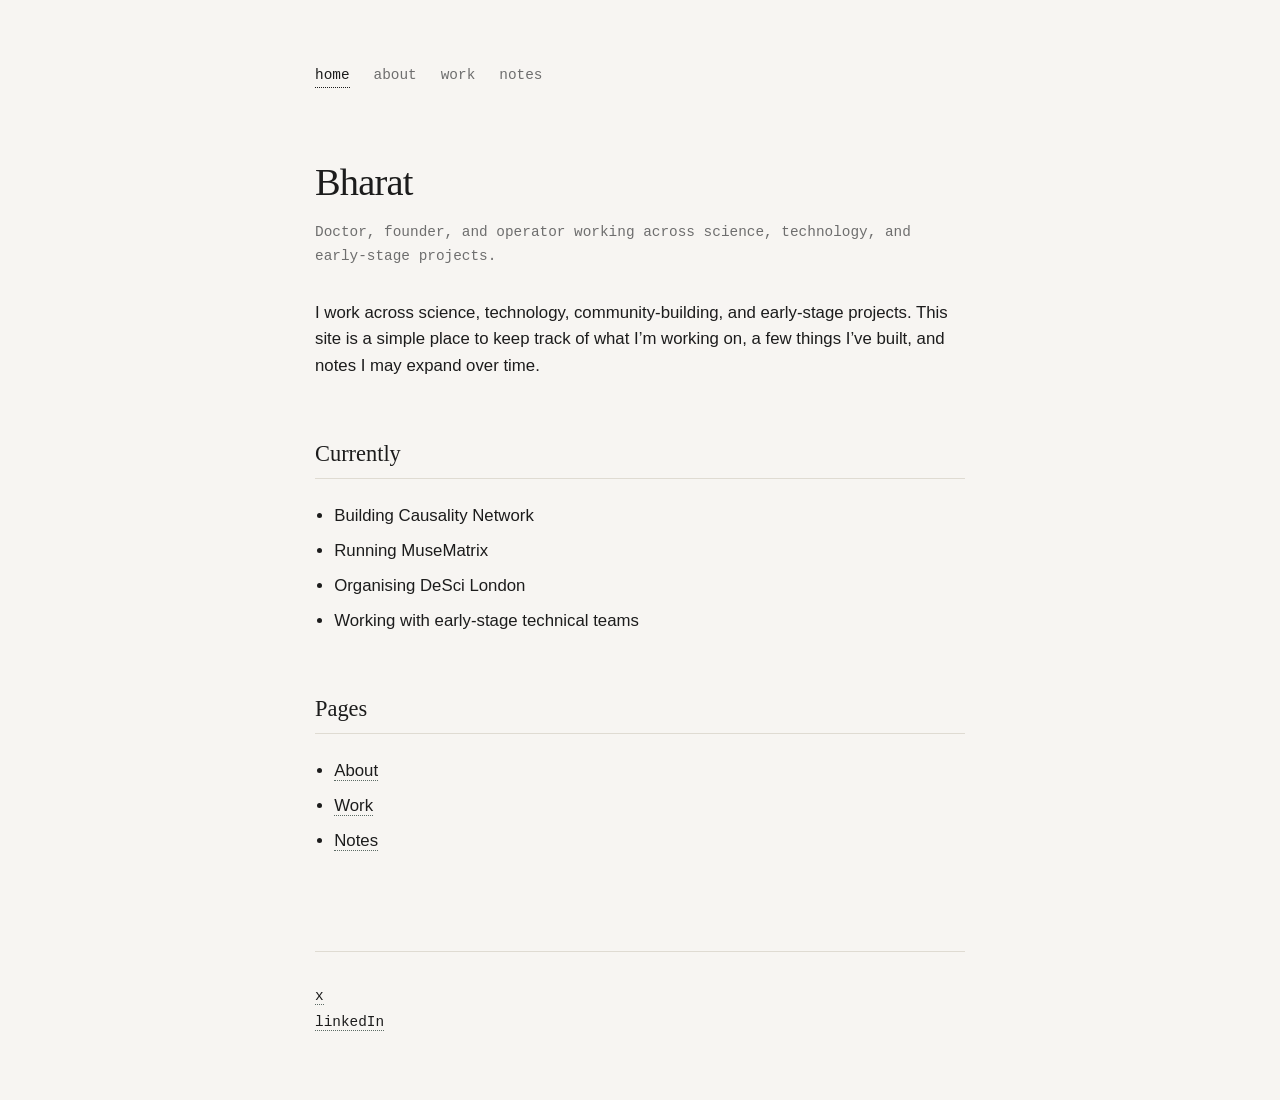
<file: index.html>
<!DOCTYPE html>
<html lang="en">
<head>
    <meta charset="UTF-8">
    <meta name="viewport" content="width=device-width, initial-scale=1.0">
    <title>Bharat</title>
    <meta name="description" content="Personal site for Bharat.">
    <link rel="stylesheet" href="styles.css">
</head>
<body>
    <nav>
        <a href="index.html" class="active">home</a>
        <a href="about.html">about</a>
        <a href="work.html">work</a>
        <a href="notes.html">notes</a>
    </nav>

    <main>
        <h1>Bharat</h1>
        <span class="meta">Doctor, founder, and operator working across science, technology, and early-stage projects.</span>

        <p>I work across science, technology, community-building, and early-stage projects. This site is a simple place to keep track of what I’m working on, a few things I’ve built, and notes I may expand over time.</p>

        <h2>Currently</h2>
        <ul>
            <li>Building Causality Network</li>
            <li>Running MuseMatrix</li>
            <li>Organising DeSci London</li>
            <li>Working with early-stage technical teams</li>
        </ul>
        
        <h2>Pages</h2>
        <ul>
            <li><a href="about.html">About</a></li>
            <li><a href="work.html">Work</a></li>
            <li><a href="notes.html">Notes</a></li>
        </ul>
    </main>

    <footer>
        <a href="https://x.com/bh1991" target="_blank">x</a> <br>
        <a href="https://www.linkedin.com/in/bharat-h-2447a0b4/" target="_blank">linkedIn</a>
    </footer>
</body>
</html>
</file>
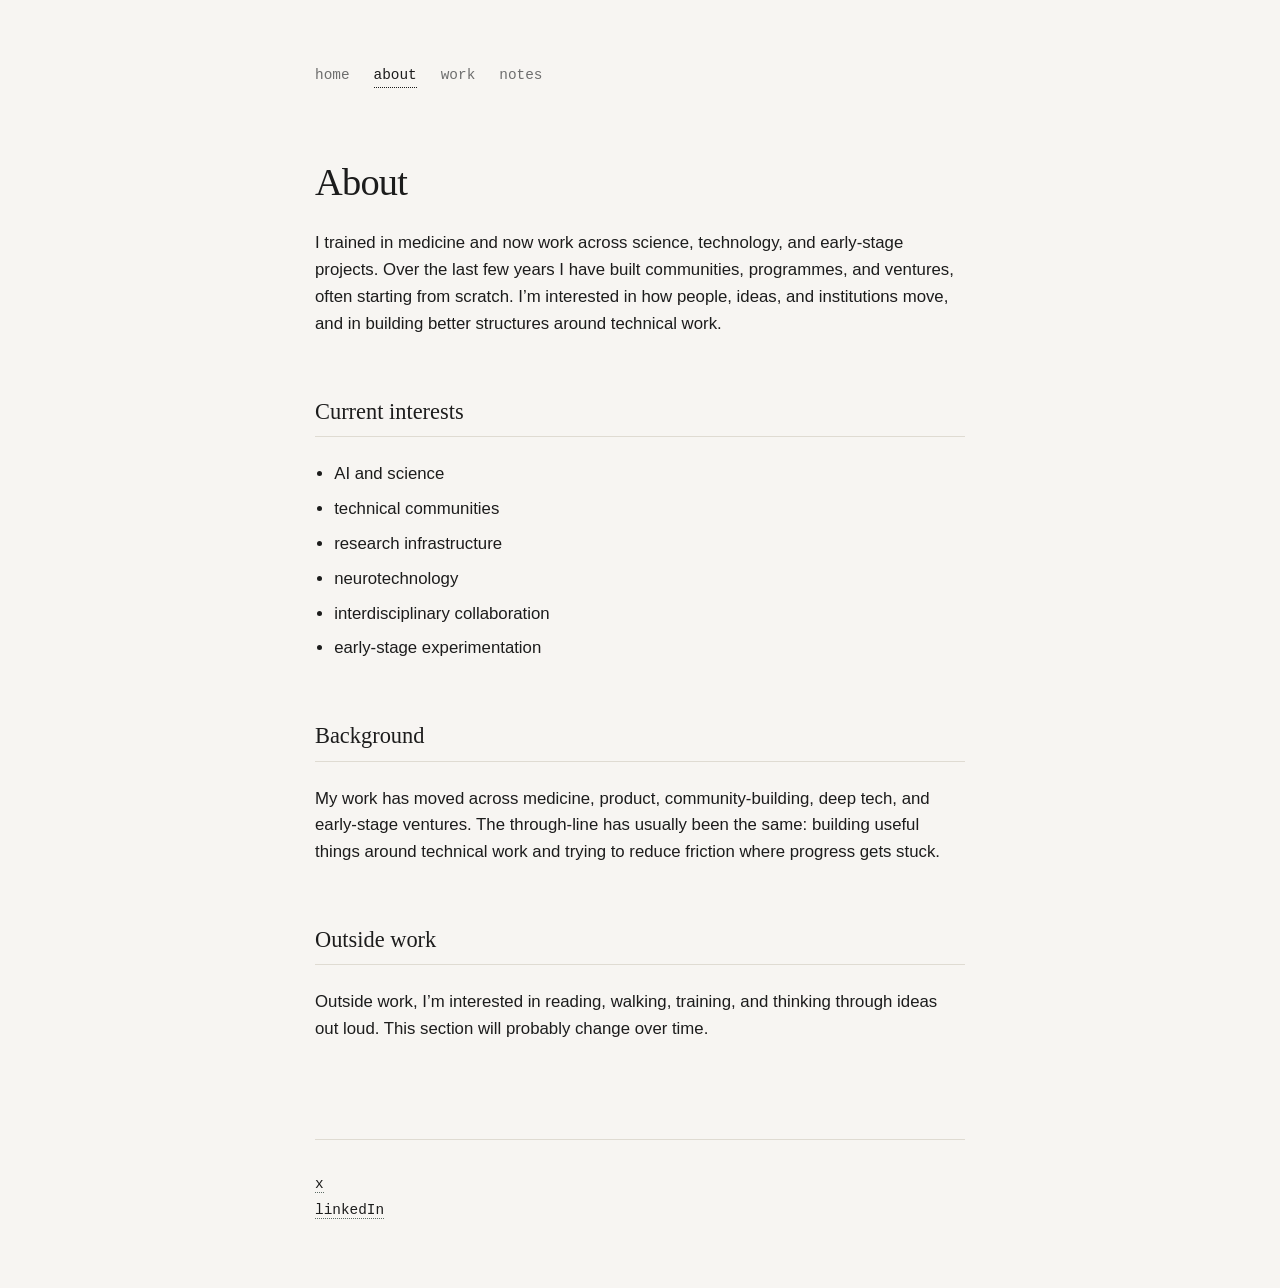
<file: about.html>
<!DOCTYPE html>
<html lang="en">
<head>
    <meta charset="UTF-8">
    <meta name="viewport" content="width=device-width, initial-scale=1.0">
    <title>About - Bharat</title>
    <meta name="description" content="About Bharat">
    <link rel="stylesheet" href="styles.css">
</head>
<body>
    <nav>
        <a href="index.html">home</a>
        <a href="about.html" class="active">about</a>
        <a href="work.html">work</a>
        <a href="notes.html">notes</a>
    </nav>

    <main>
        <h1>About</h1>

        <p>I trained in medicine and now work across science, technology, and early-stage projects. Over the last few years I have built communities, programmes, and ventures, often starting from scratch. I’m interested in how people, ideas, and institutions move, and in building better structures around technical work.</p>

        <h2>Current interests</h2>
        <ul>
            <li>AI and science</li>
            <li>technical communities</li>
            <li>research infrastructure</li>
            <li>neurotechnology</li>
            <li>interdisciplinary collaboration</li>
            <li>early-stage experimentation</li>
        </ul>

        <h2>Background</h2>
        <p>My work has moved across medicine, product, community-building, deep tech, and early-stage ventures. The through-line has usually been the same: building useful things around technical work and trying to reduce friction where progress gets stuck.</p>

        <h2>Outside work</h2>
        <p>Outside work, I’m interested in reading, walking, training, and thinking through ideas out loud. This section will probably change over time.</p>
    </main>

    <footer>
        <a href="https://x.com/bh1991" target="_blank">x</a> <br>
        <a href="https://www.linkedin.com/in/bharat-h-2447a0b4/" target="_blank">linkedIn</a>
    </footer>
</body>
</html>
</file>
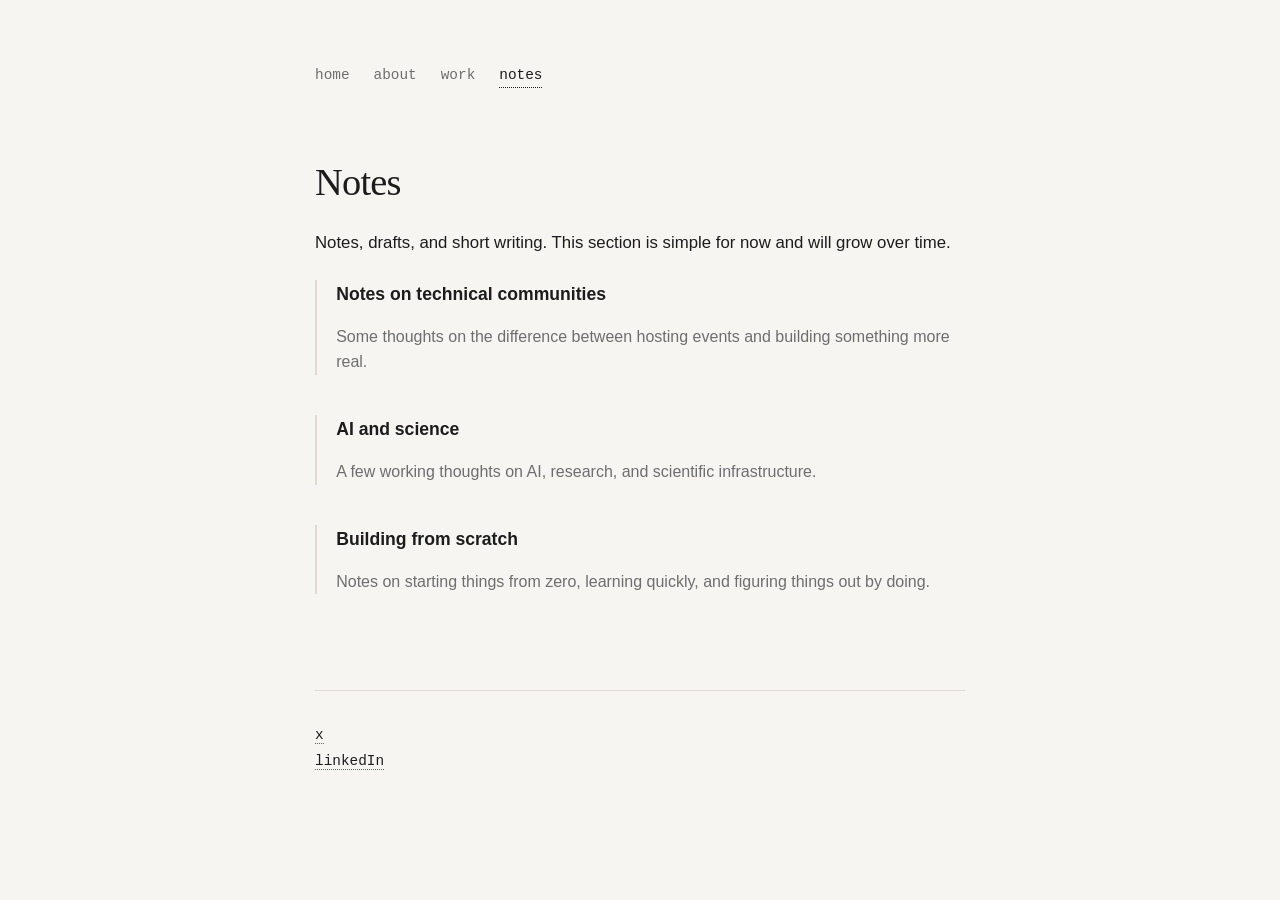
<file: notes.html>
<!DOCTYPE html>
<html lang="en">
<head>
    <meta charset="UTF-8">
    <meta name="viewport" content="width=device-width, initial-scale=1.0">
    <title>Notes - Bharat</title>
    <meta name="description" content="Notes and essays by Bharat">
    <link rel="stylesheet" href="styles.css">
</head>
<body>
    <nav>
        <a href="index.html">home</a>
        <a href="about.html">about</a>
        <a href="work.html">work</a>
        <a href="notes.html" class="active">notes</a>
    </nav>

    <main>
        <h1>Notes</h1>
        <p>Notes, drafts, and short writing. This section is simple for now and will grow over time.</p>

        <div class="note-card">
            <h3><a href="#">Notes on technical communities</a></h3>
            <p>Some thoughts on the difference between hosting events and building something more real.</p>
        </div>

        <div class="note-card">
            <h3><a href="#">AI and science</a></h3>
            <p>A few working thoughts on AI, research, and scientific infrastructure.</p>
        </div>

        <div class="note-card">
            <h3><a href="#">Building from scratch</a></h3>
            <p>Notes on starting things from zero, learning quickly, and figuring things out by doing.</p>
        </div>
    </main>

    <footer>
        <a href="https://x.com/bh1991" target="_blank">x</a> <br>
        <a href="https://www.linkedin.com/in/bharat-h-2447a0b4/" target="_blank">linkedIn</a>
    </footer>
</body>
</html>
</file>
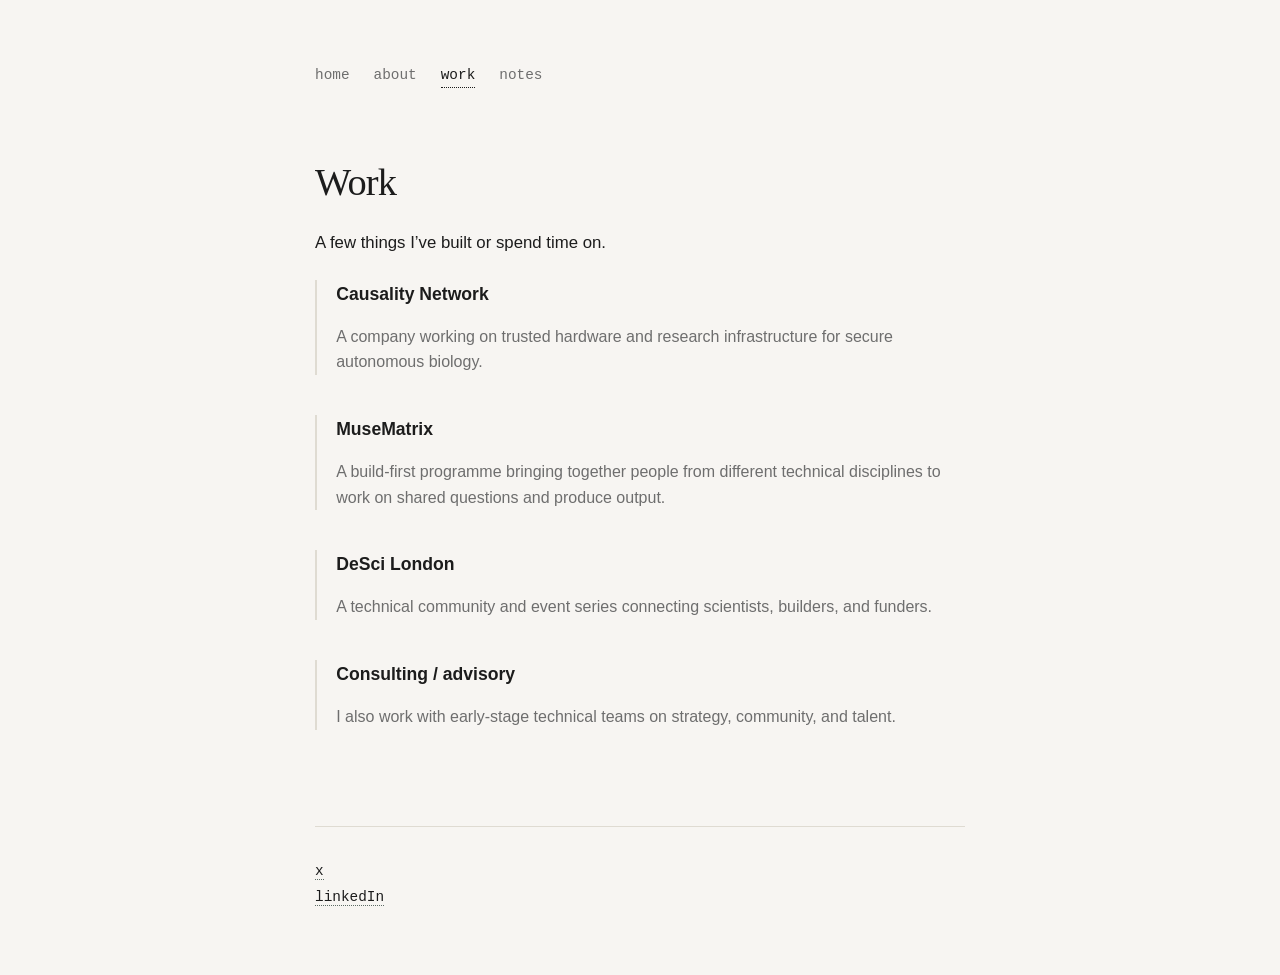
<file: work.html>
<!DOCTYPE html>
<html lang="en">
<head>
    <meta charset="UTF-8">
    <meta name="viewport" content="width=device-width, initial-scale=1.0">
    <title>Work - Bharat</title>
    <meta name="description" content="Projects by Bharat">
    <link rel="stylesheet" href="styles.css">
</head>
<body>
    <nav>
        <a href="index.html">home</a>
        <a href="about.html">about</a>
        <a href="work.html" class="active">work</a>
        <a href="notes.html">notes</a>
    </nav>

    <main>
        <h1>Work</h1>
        <p>A few things I’ve built or spend time on.</p>

        <div class="note-card">
            <h3>Causality Network</h3>
            <p>A company working on trusted hardware and research infrastructure for secure autonomous biology.</p>
        </div>

        <div class="note-card">
            <h3>MuseMatrix</h3>
            <p>A build-first programme bringing together people from different technical disciplines to work on shared questions and produce output.</p>
        </div>

        <div class="note-card">
            <h3>DeSci London</h3>
            <p>A technical community and event series connecting scientists, builders, and funders.</p>
        </div>

        <div class="note-card">
            <h3>Consulting / advisory</h3>
            <p>I also work with early-stage technical teams on strategy, community, and talent.</p>
        </div>
    </main>

    <footer>
        <a href="https://x.com/bh1991" target="_blank">x</a> <br>
        <a href="https://www.linkedin.com/in/bharat-h-2447a0b4/" target="_blank">linkedIn</a>
    </footer>
</body>
</html>
</file>
<file: styles.css>
:root {
  --bg: #f7f5f2;
  --text: #1c1c1c;
  --accent: #5c6b65;
  --meta: #6e6e6e;
  --border: #dfdbd2;
  --font-serif: 'Georgia', 'EB Garamond', 'Times New Roman', serif;
  --font-sans: -apple-system, BlinkMacSystemFont, 'Segoe UI', Roboto, Oxygen, Ubuntu, Cantarell, sans-serif;
  --font-mono: 'SFMono-Regular', Consolas, 'Liberation Mono', Menlo, monospace;
}

body {
  background: var(--bg);
  color: var(--text);
  font-family: var(--font-sans);
  line-height: 1.6;
  max-width: 650px;
  margin: 0 auto;
  padding: 4rem 1.5rem;
  -webkit-font-smoothing: antialiased;
  -moz-osx-font-smoothing: grayscale;
}

h1, h2, h3, h4 {
  font-family: var(--font-serif);
  font-weight: normal;
  color: var(--text);
  margin-top: 2.5rem;
  margin-bottom: 1rem;
}

h1 {
  font-size: 2.4rem;
  letter-spacing: -0.02em;
  margin-top: 0;
  margin-bottom: 0.5rem;
}

h2 {
  font-size: 1.4rem;
  border-bottom: 1px solid var(--border);
  padding-bottom: 0.4rem;
  margin-bottom: 1.5rem;
  margin-top: 3.5rem;
}

h3 {
  font-size: 1.2rem;
  margin-bottom: 0.5rem;
}

p {
  margin-bottom: 1.4rem;
  font-size: 1.05rem;
}

a {
  color: var(--text);
  text-decoration: none;
  border-bottom: 1px dotted var(--accent);
  transition: all 0.2s ease;
}

a:hover {
  color: var(--accent);
  border-bottom-style: solid;
}

nav {
  margin-bottom: 4rem;
  font-family: var(--font-mono);
  font-size: 0.9rem;
  display: flex;
  gap: 1.5rem;
  flex-wrap: wrap;
}

nav a {
  color: var(--meta);
  border: none;
  text-transform: lowercase;
}

nav a:hover, nav a.active {
  color: var(--text);
  border-bottom: 1px dotted var(--text);
}

ul {
  padding-left: 1.2rem;
  margin-bottom: 1.5rem;
}

li {
  margin-bottom: 0.5rem;
  font-size: 1.05rem;
}

.meta {
  font-family: var(--font-mono);
  font-size: 0.9rem;
  color: var(--meta);
  margin-top: 0;
  margin-bottom: 2rem;
  display: block;
}

.note-card {
  border-left: 2px solid var(--border);
  padding-left: 1.2rem;
  margin-bottom: 2.5rem;
}

.note-card a {
  border: none;
}

.note-card h3 {
  margin-top: 0;
  margin-bottom: 0.4rem;
  font-family: var(--font-sans);
  font-weight: 600;
  font-size: 1.1rem;
}

.note-card h3 a {
  color: var(--text);
}

.note-card h3 a:hover {
  color: var(--accent);
}

.note-card p {
  color: var(--meta);
  font-size: 1rem;
  margin-bottom: 0;
}

blockquote {
  border-left: 2px solid var(--accent);
  padding-left: 1.2rem;
  margin-left: 0;
  color: var(--meta);
  font-style: italic;
  font-size: 1.1rem;
  margin-bottom: 1.5rem;
}

footer {
  margin-top: 6rem;
  padding-top: 2rem;
  border-top: 1px solid var(--border);
  font-family: var(--font-mono);
  font-size: 0.9rem;
  color: var(--meta);
  line-height: 1.8;
}

@media (max-width: 600px) {
  body {
    padding: 2rem 1.2rem;
  }
}
</file>
